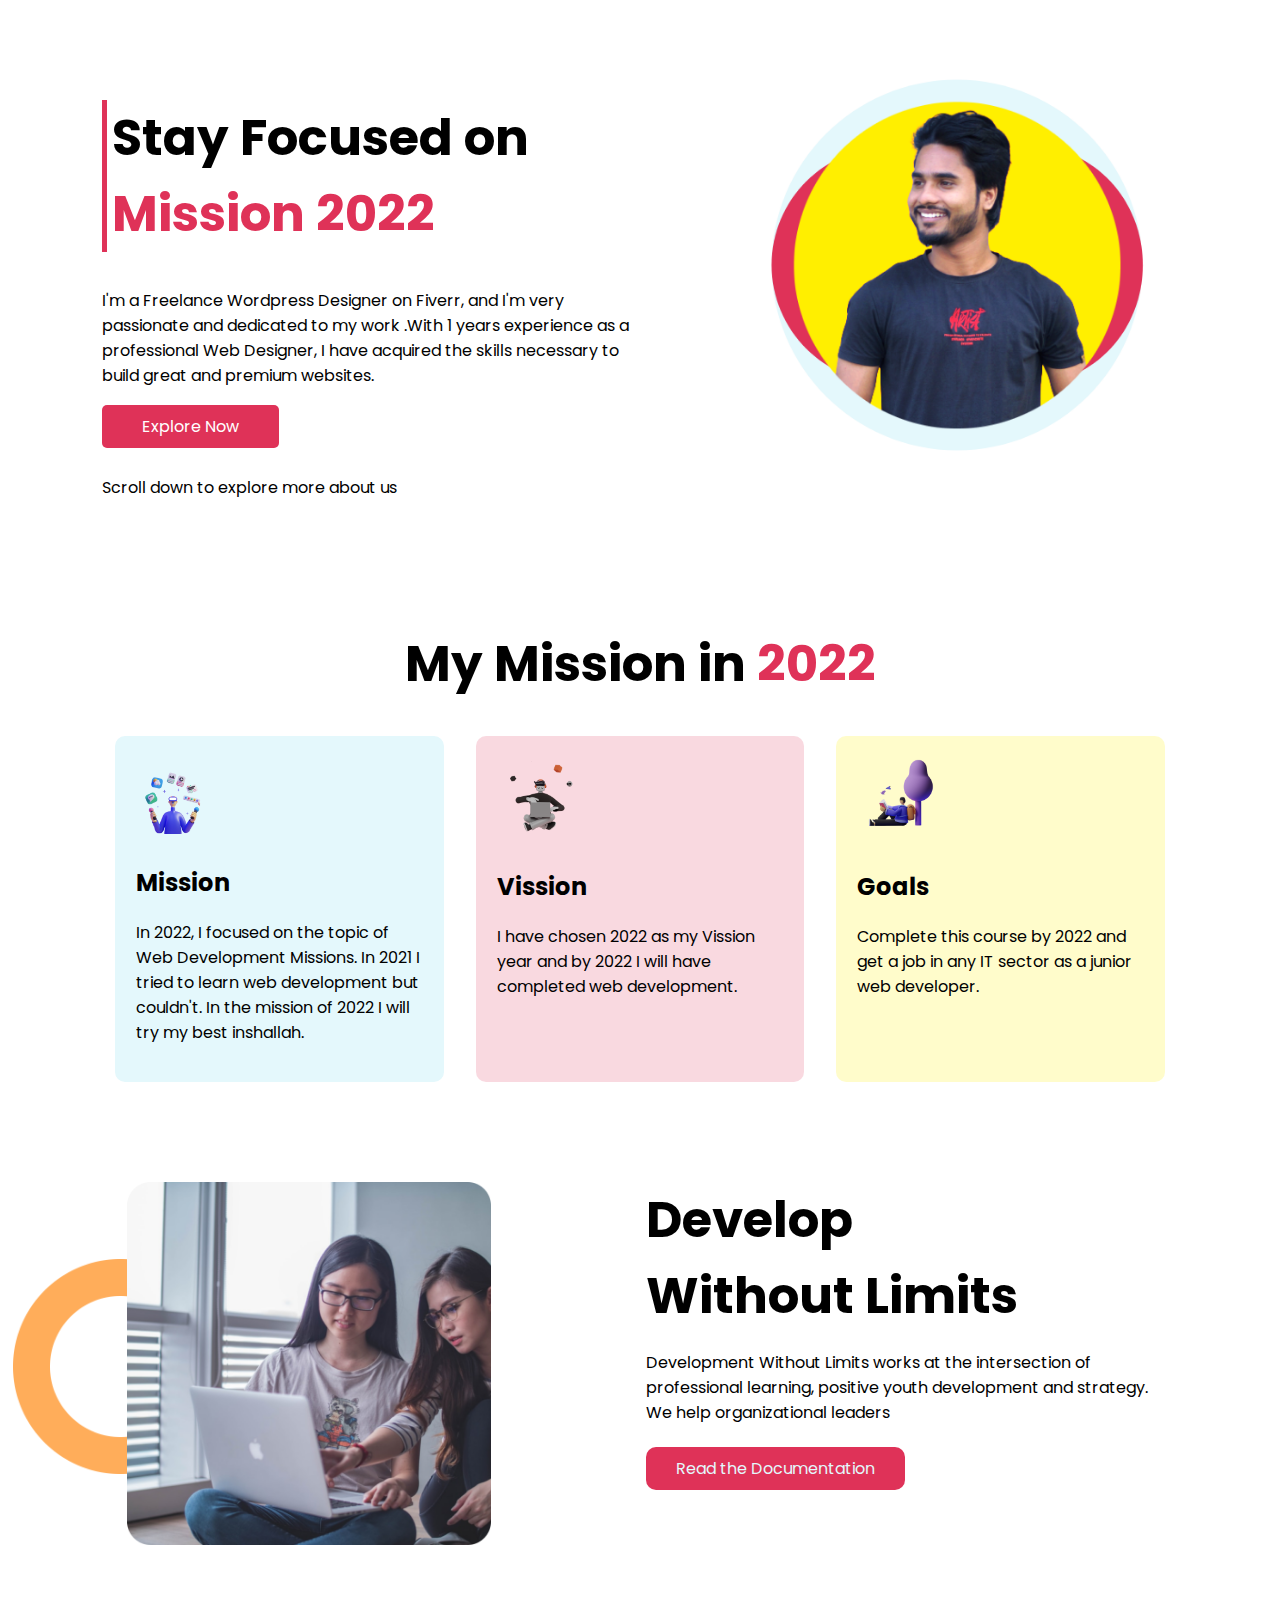
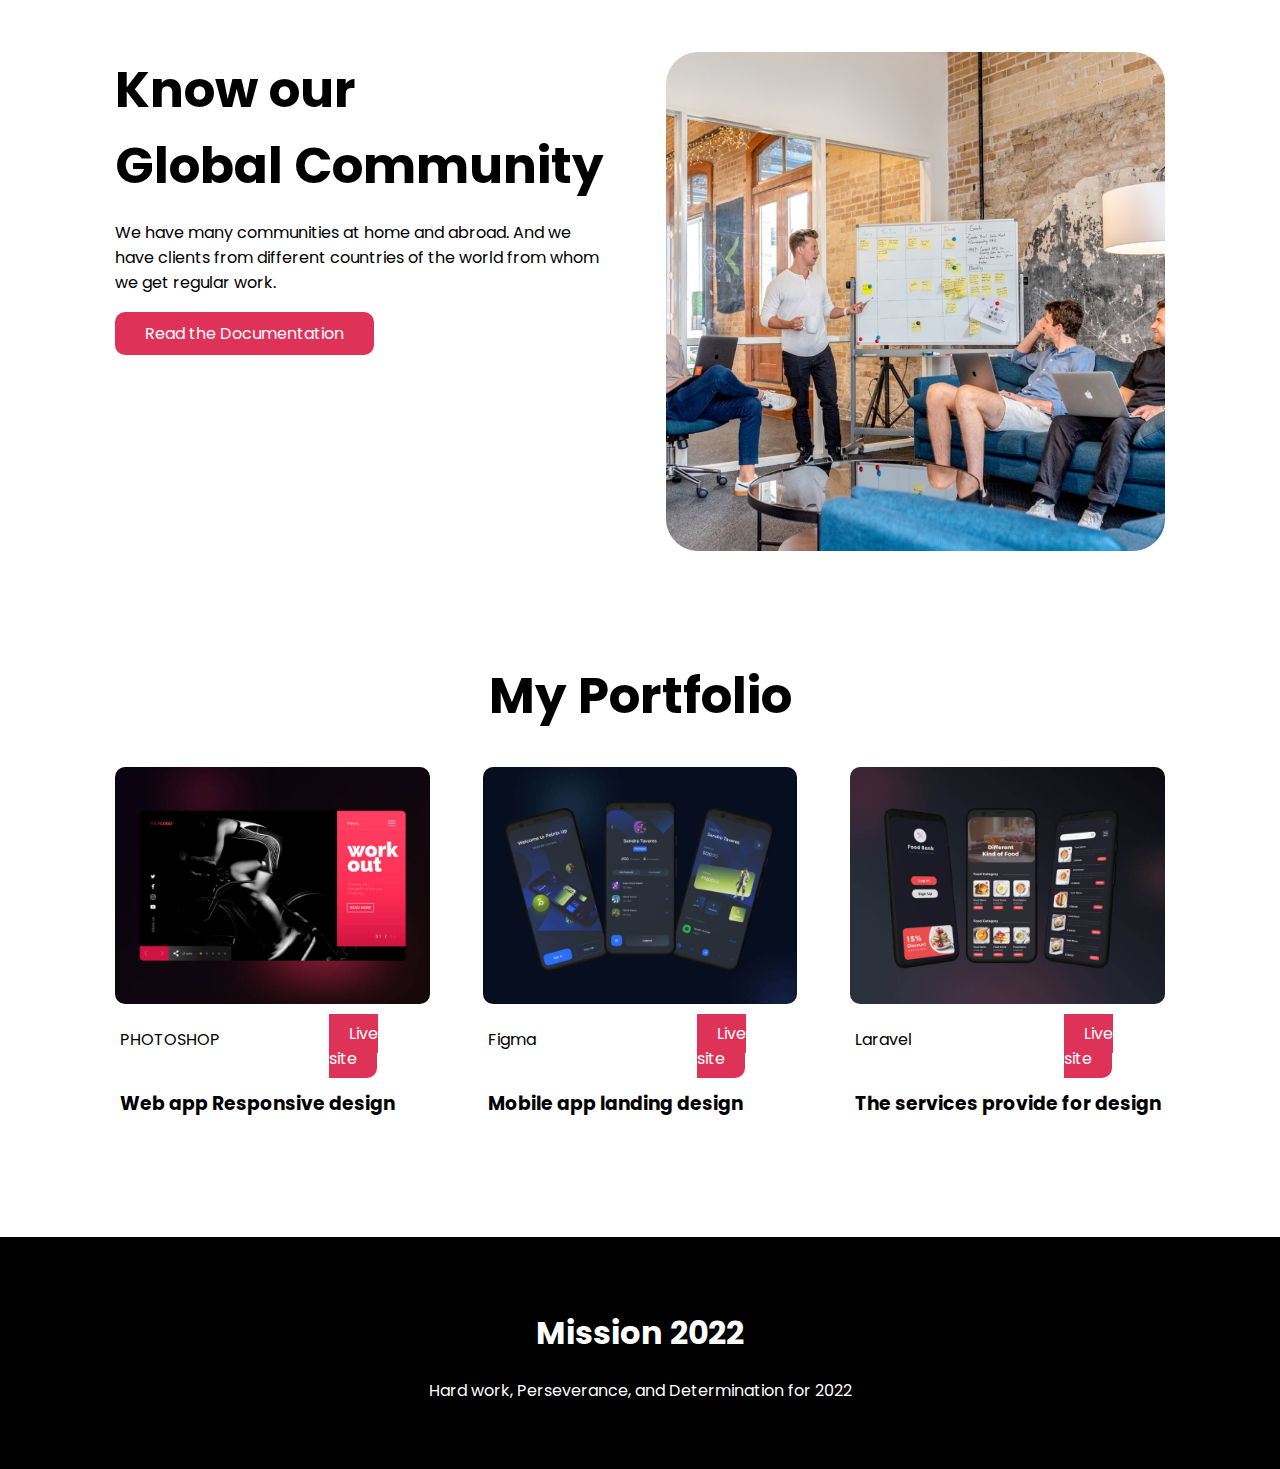
<file: assignment01.html>
<!DOCTYPE html>
<html lang="en">

<head>
    <meta charset="UTF-8">
    <meta http-equiv="X-UA-Compatible" content="IE=edge">
    <meta name="viewport" content="width=device-width, initial-scale=1.0">
    <title>Assignment o1</title>
    <link rel="preconnect" href="https://fonts.googleapis.com">
    <link rel="preconnect" href="https://fonts.gstatic.com" crossorigin>
    <link href="https://fonts.googleapis.com/css2?family=Poppins:wght@400;600&display=swap" rel="stylesheet">
    <link rel="stylesheet" href="css/style.css">
</head>

<body>

</body>
<!--Stay Focused Section-->
<section class="stay_focused_section_wrapper">
    <div class="stay_focused_left_site_content">
        <div class="title_left_border">
            <h1>Stay Focused on </h1>
            <h1 class="title_color">Mission 2022</h1>
        </div>
        <p>I'm a Freelance Wordpress Designer on Fiverr, and I'm very passionate and dedicated to my work .With 1 years
            experience as a professional Web Designer, I have acquired the skills necessary to build great and premium
            websites.</p>
        <a class="btn" href="">Explore Now </a>
        <p>Scroll down to explore more about us </p>
    </div>
    <div class="stay_focused_right_site_content">
        <img src="img/Hamid Suhag red.png" alt="This is Hamid Suhag Picture">
    </div>
</section>
<!--Mission_in_2022-->
<section class="Mission_in_2022_wrapper">
    <h1>My Mission in <span class="title_color">2022</span></h1>
    <div class="Mission_in_2022_box_wrapper">
        <div id="Mission_box_color" class="Mission_in_2022_single_box">
            <img src="img/illustrators/illustrator-1.png" alt="">
            <h2>Mission</h2>
            <p>In 2022, I focused on the topic of Web Development Missions. In 2021 I tried to learn web development but
                couldn't. In the mission of 2022 I will try my best inshallah.</p>
        </div>
        <div id="Vission_box_color" class="Mission_in_2022_single_box">
            <img src="img/illustrators/illustrator-2.png" alt="">
            <h2>Vission</h2>
            <p>I have chosen 2022 as my Vission year and by 2022 I will have completed web development.</p>
        </div>
        <div id="Goals_box_color" class="Mission_in_2022_single_box">
            <img src="img/illustrators/illustrator-3.png" alt="">
            <h2>Goals</h2>
            <p>Complete this course by 2022 and get a job in any IT sector as a junior web developer.</p>
        </div>
    </div>
</section>
<!--Develop Without Limits Section-->
<section class="Develop_Without_Limits_Section_wrapper">
    <div class="Develop_content_wrapper">
        <div class="Develop_lift_side_content">
            <img src="img/pictures/coding.png" alt="">
        </div>
        <div class="Develop_right_side_content">
            <h1>Develop <br> Without Limits</h1>
            <p>Development Without Limits works at the intersection of professional learning, positive youth development
                and strategy. We help organizational leaders</p>
            <a class="btn" href="">Read the Documentation
            </a>
        </div>
    </div>
</section>
<!--Global Community-->
<section class="Global_Community_section_wrapper">
    <div class="Global_Community_left_site_content">
        <h1>Know our<br>Global Community</h1>
        <p>We have many communities at home and abroad. And we have clients from different countries of the world from
            whom we get regular work.</p>
        <a class="btn" href="">Read the Documentation</a>
    </div>
    <div class="Global_Community_right_site_content">
        <img src="img/pictures/project.png" alt="This is Hamid Suhag Picture">
    </div>
</section>
<!--My Portfolio-->
<section class="my_protfolio_wrapper">
    <h1>My Portfolio</h1>
    <div class="my_protfolio_content">
        <div id="my_protfolio_content_single_1" class="my_protfolio_content_single">
            <img src="img/pictures/portfolio-04.jpg" alt="">
            <div class="row_column_wrapper">
                <div class="row_column_wrapper_left">
                    <p>PHOTOSHOP</p>
                </div>
                <div class="row_column_wrapper_right">
                    <a class="row_column_wrapper_right_btn" href="">Live site</a>
                </div>
            </div>
            <h3>Web app Responsive design</h3>
        </div>
        <div id="my_protfolio_content_single_2" class="my_protfolio_content_single">
            <img src="img/pictures/portfolio-05.jpg" alt="">
            <div class="row_column_wrapper">
                <div class="row_column_wrapper_left">
                    <p>Figma</p>
                </div>
                <div class="row_column_wrapper_right">
                    <a class="row_column_wrapper_right_btn" href="">Live site</a>
                </div>
            </div>
            <h3>Mobile app landing design</h3>
        </div>
        <div id="my_protfolio_content_single_3" class="my_protfolio_content_single">
            <img src="img/pictures/portfolio-06.jpg" alt="">
            <div class="row_column_wrapper">
                <div class="row_column_wrapper_left">
                    <p>Laravel</p>
                </div>
                <div class="row_column_wrapper_right">
                    <a class="row_column_wrapper_right_btn" href="">Live site</a>
                </div>
            </div>
            <h3>The services provide for design</h3>
        </div>
    </div>
</section>
<!--footer-->
<footer>
    <h1>Mission 2022</h1>
    <p>Hard work, Perseverance, and Determination for 2022</p>
</footer>

</html>
</file>
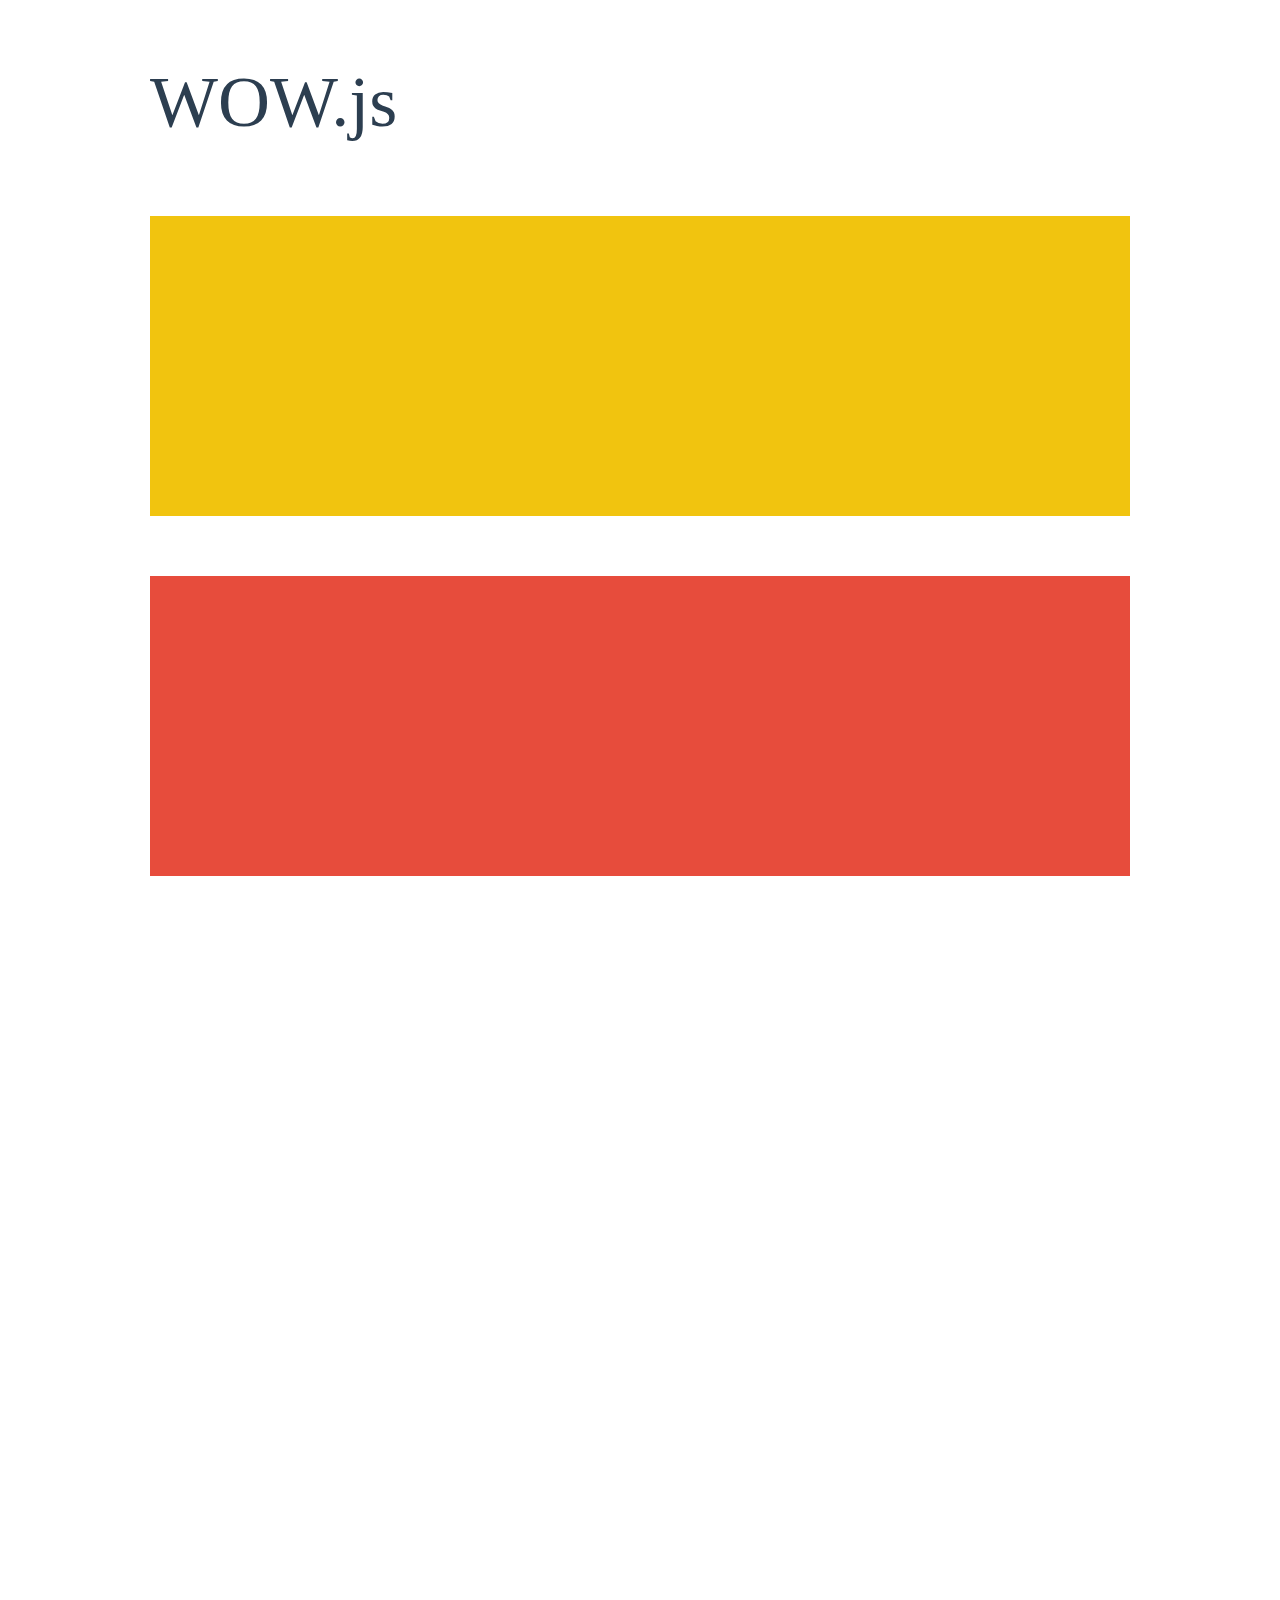
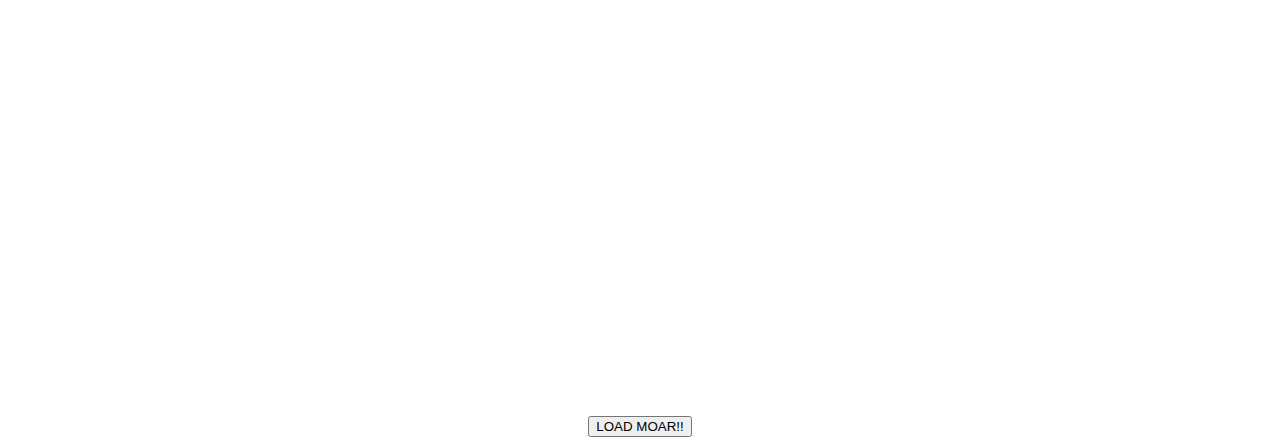
<file: img/pictures/hamid suhag portfolio/hamid suhag portfolio/WOW-master/WOW-master/demo.html>
<!doctype html>

<html lang="en">
<head>
  <meta charset="utf-8">
  <title>WOW</title>
  <link rel="stylesheet" href="css/libs/animate.css">
  <link rel="stylesheet" href="css/site.css">
  <style>
    .wow:first-child {
      visibility: hidden;
    }
  </style>
  <!--[if IE]>
    <script src="http://html5shiv.googlecode.com/svn/trunk/html5.js"></script>
  <![endif]-->
</head>

<body>
  <div id="container">
    <header>
      <h1>WOW.js</h1>
    </header>
    <div id="main">
      <section class="wow fadeInDown" style="background-color: #f1c40f;"></section>
      <section class="wow pulse" style="background-color: #e74c3c;" data-wow-iteration="infinite" data-wow-duration="1500ms"></section>
      <section class="section--purple wow slideInRight" data-wow-delay="2s"></section>
      <section class="section--blue wow bounceInLeft" data-wow-offset="300"></section>
      <section class="section--green wow slideInLeft" data-wow-duration="4s"></section>
      <button id="moar">LOAD MOAR!!</button>
    </div>
  </div>
  <script src="dist/wow.js"></script>
  <script>
    wow = new WOW(
      {
        animateClass: 'animated',
        offset:       100,
        callback:     function(box) {
          console.log("WOW: animating <" + box.tagName.toLowerCase() + ">")
        }
      }
    );
    wow.init();
    document.getElementById('moar').onclick = function() {
      var section = document.createElement('section');
      section.className = 'section--purple wow fadeInDown';
      this.parentNode.insertBefore(section, this);
    };
  </script>
</body>
</html>
</file>
<file: css/style.css>
body{
    margin: 0;
    font-family: 'Poppins', sans-serif;
}
/* stay_focused_section_css*/
.stay_focused_section_wrapper{
    display: flex;
    margin-top: 50px;
}
.stay_focused_left_site_content{
    width: 50%;
    padding-left: 8%;
    margin-top: 50px;
}
.stay_focused_left_site_content h1{
    padding-left: 5px;
    font-size: 50px;
    margin: 0px;
}
.stay_focused_left_site_content p{
    padding-top: 20px;
    padding-bottom: 10px;
}
.title_left_border{
    border-left: 5px solid #DF3258;
}
.title_color{
    color: #DF3258;
}
.stay_focused_section_wrapper .stay_focused_left_site_content .btn{
    background-color: #DF3258;
    padding: 10px 40px;
    text-decoration: none;
    color: white;
    border-radius: 5px;
}

.stay_focused_right_site_content{
    width: 50%;
    padding-left: 8%;
}
.stay_focused_right_site_content img{
    width: 80%;
}

/*Mission_in_2022_css*/
.Mission_in_2022_wrapper{
margin-top: 100px;
}
.Mission_in_2022_wrapper h1{
text-align: center;
font-size: 50px;
}
.Mission_in_2022_box_wrapper{
    display: flex;
    padding-left: 9%;
    padding-right: 9%;
}
.Mission_in_2022_single_box{
    width: 33.33%;
    padding: 2%;
    border-radius: 10px;
 
}
.Mission_in_2022_single_box img{
    width: 30%;
}
#Mission_box_color{
    background-color: #E4F8FC;
    margin-right: 3%;
}
#Vission_box_color{
    background-color: #df32572f;
}
#Goals_box_color{
    background-color: #ffee0034;
    margin-left: 3%;
}

/*Develop Without Limits Section*/
.Develop_Without_Limits_Section_wrapper{
    margin-top: 100px;
    background-image: url(../img/shape-1.png);
    background-repeat: no-repeat;
    background-size: 17%;
    margin-left: 1%;
    background-position: left;

}
.Develop_content_wrapper{
    display: flex;
    margin-left: 9%;
    margin-right: 9%;
    column-gap: 0px;

}
.Develop_lift_side_content{
    width: 50%;

}
.Develop_lift_side_content img{
    width: 70%;
 }

.Develop_right_side_content{
    width: 50%;
}
.Develop_right_side_content h1{
    font-size: 50px;
    margin: 0;
}
.Develop_right_side_content p{
    padding-bottom: 15px;
}

.Develop_right_side_content .btn{
    background-color: #DF3258;
    color: #E4F8FC;
    padding: 10px 30px;
    text-decoration: none;
    border-radius: 10px;
}

/*Global_Community_wrapper*/
.Global_Community_section_wrapper{
    margin-top: 100px;
    display: flex;
    margin-right: 9%;
    margin-left: 9%;
}
.Global_Community_left_site_content{
    width: 50%;
}
.Global_Community_left_site_content h1{
font-size: 50px;
margin: 0;
}
.Global_Community_left_site_content p{
padding-bottom: 10px;
}
.Global_Community_left_site_content .btn{
    border-radius: 10px;
    background-color: #DF3258;
    padding: 10px 30px;
    text-decoration: none;
    color: white
}
.Global_Community_right_site_content{
    width: 50%;
    margin-left: 5%;
 
 }
.Global_Community_right_site_content img{
width: 100%;
}

/*My Portfolio*/
.my_protfolio_wrapper{
    margin-top: 100px;
}
.my_protfolio_wrapper h1{
    font-size: 50px;
    text-align: center;
}
.my_protfolio_content{
    display: flex;
    margin-left: 9%;
    margin-right: 9%;
}
.my_protfolio_content_single{
    width: 33.33%;
    border-radius: 10px;
}
.my_protfolio_content_single h3{
padding-left: 5px;
}
.my_protfolio_content_single p{
    padding-left: 5px;
}
.my_protfolio_content_single:hover{
    background-color: #E4F8FC;
}
.my_protfolio_content_single img{
    width: 100%;
    border-radius: 10px;   
}
#my_protfolio_content_single_2{
    margin-left: 5%;
}
#my_protfolio_content_single_3{
    margin-left: 5%;
}
.row_column_wrapper{
    display: flex;
}
.row_column_wrapper_left{
    width: 68%;
    margin: 0;
}
.row_column_wrapper_right{
    width: 32%;
    margin-top: 10px;
}
.row_column_wrapper_right_btn{
    background-color: #DF3258;
    padding: 8px 20px;
    color: white;
    text-decoration: none;
    border-bottom-right-radius: 10px;
}
/*footer*/
footer{
    text-align: center;
    margin-top: 100px;
    background-color: black;
    color: white;
    padding-top: 50px;
    padding-bottom: 50px;
}
</file>
<file: img/pictures/hamid suhag portfolio/hamid suhag portfolio/WOW-master/WOW-master/css/site.css>
h1 {
  font-size:     72px;
  line-height:   1.5;
  color: #2c3e50;
  font-weight:   100;
}

#container {
  width:  980px;
  margin: 0 auto;
}

section {
  height: 300px;
  margin: 60px 0;
}

.section--purple {
  background-color: #9b59b6;
}

.section--blue {
  background-color: #3498db;
}

.section--green {
  background-color: #2ecc71;
}

#main {
  text-align: center;
}

#more {
  margin: 20px auto 48px;
}
</file>
